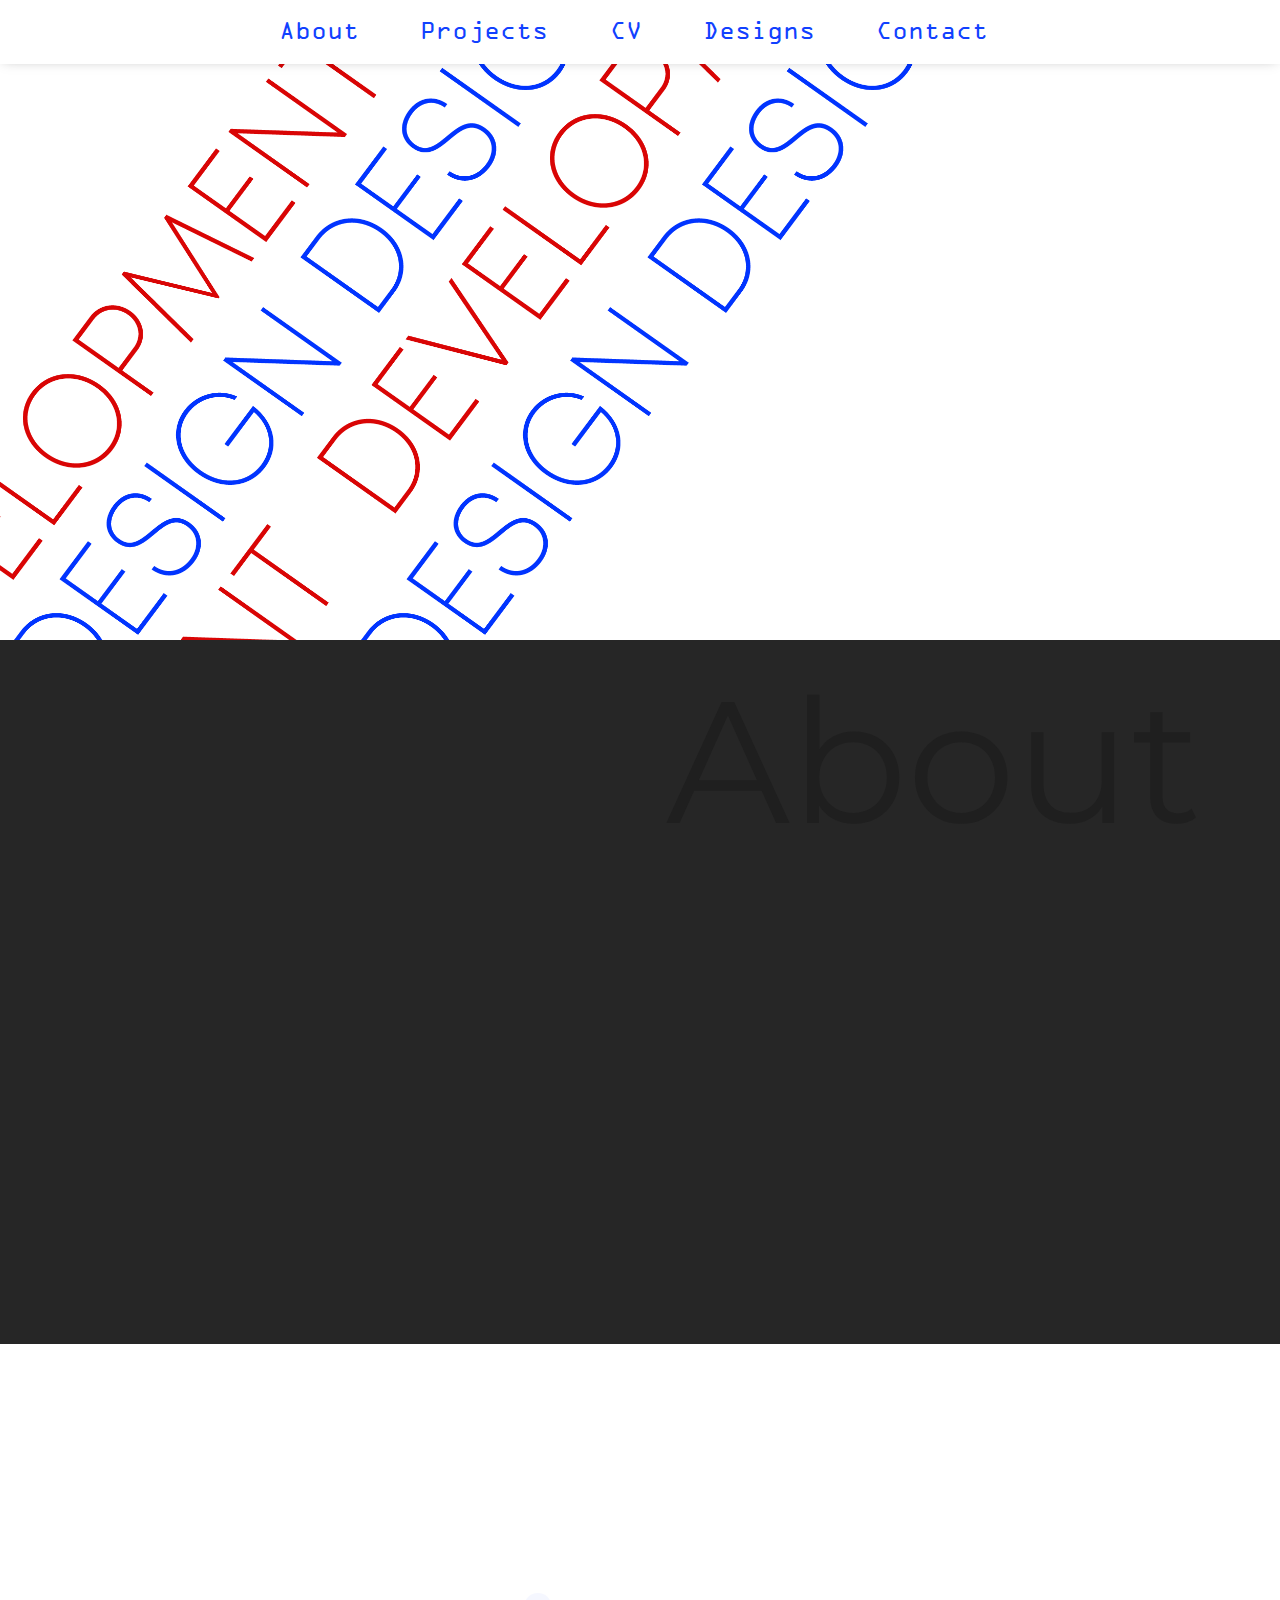
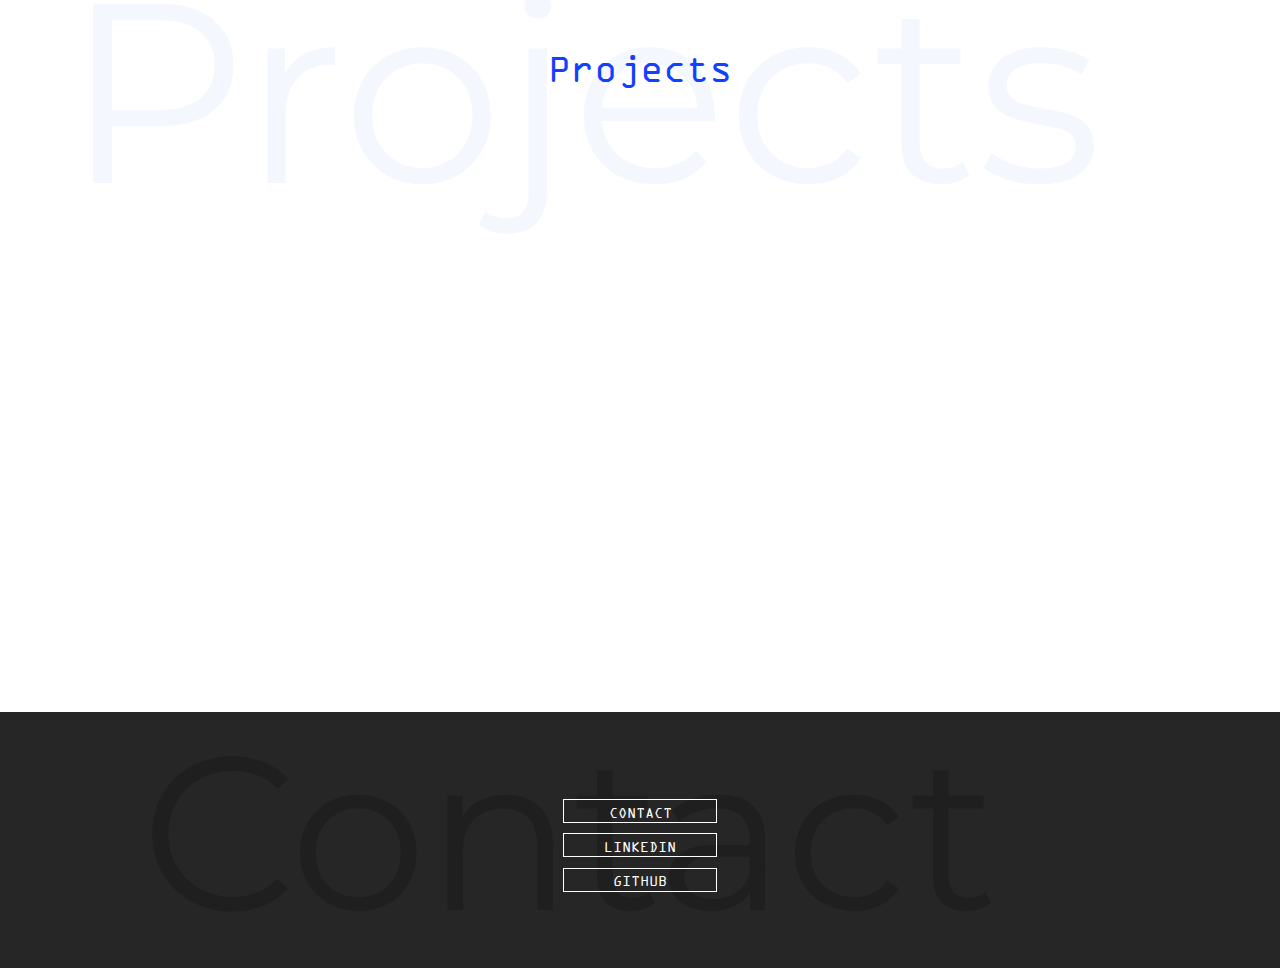
<file: index.html>
<!DOCTYPE html>
<html lang="en">
<link rel="preconnect" href="https://fonts.googleapis.com">
<link rel="preconnect" href="https://fonts.gstatic.com" crossorigin>
<link href="https://fonts.googleapis.com/css2?family=Montserrat:wght@900&display=swap" rel="stylesheet">
<link rel="stylesheet" href="styles.css">
<head>
    <meta charset="UTF-8">
    <meta http-equiv="X-UA-Compatible" content="IE=edge">
    <meta name="viewport" content="width=device-width, initial-scale=1.0">
    <link rel="shortcut icon" type="image/x-icon" href="images/mc.png">
    <title>MC</title>
</head>
<nav>
    <ul class="navCont">
        <li><a class="navBtns" href="#aboutSection">About</a></li>
        <li><a class="navBtns" href="#projectsSection">Projects</a></li>
        <li><a class="navBtns" href="https://drive.google.com/file/d/1LhyZbdAaKnglO9W1UjS01fZBurZFSw-Q/view?usp=sharing">CV</a></li>
        <li><a class="navBtns" href="https://drive.google.com/drive/folders/1GWT47u5qRSfb8OTb9CVE42-fWIVyAIXG?usp=sharing">Designs</a></li>
        <li><a class="navBtns" href="#contactSection">Contact</a></li>
    </ul>
</nav>
<body>
    <img class="sample1" src="images/diagonaltext1.png" alt="development"></img>
    <img class="sample1" id="designID" src="images/diagonaltext2.png" alt="design"></img>
    <img class="sample1" id="devID" src="images/diagonaltext1.png" alt="design"></img>
    <img class="sample1" id="designID2" src="images/diagonaltext2.png" alt="design"></img>
    <img class="logo anim" src="images/mc.png" alt="EmcieLogo" data-delay=".3s">
    <p class="intro anim" data-delay="0s">Hi, I'm <span> MC,</span> <br>I code to make<br>life<span> easy.</span></p>
    <section id="aboutSection">
        <img class="mypic anim" src="images/final.png" alt="MaryCris" data-delay=".5s">
        <p class="aboutMe vert" data-delay=".3s">About Me</p>
        <p class="bigAbout">About</p>
        <p class="aboutParagraph anim" data-delay=".8s">There are more than 204 billion applications used all over the world.<br> <br> Some people use them to improve their lives, <br> Some are for leisure and comfort while others are for convenience.<br> 

            <br>Pursuing web development made me realize that <br>i can be a help too, to many people by developing more useful applications that will make lives easy and well developed. 
            
            I look forward to contribute more to our fast paced technology and development.
        </p>

    </section>
    <section id="skillsSection" class="animRight" data-delay=".2s">
        <p class="compy">COMPETENCIES</p>
        <p class="competencies"> 
            <span>PHOTOSHOP</span>
            <span>ILLUSTRATOR</span>
            <span>ADOBE XD</span>
            <span>HTML5</span>
            <span>CSS3</span>
            <span>SASS</span>
            <span>BOOTSTRAP</span>
            <span>TAILWIND</span>
            <br>
            <br>
            <br>
            <span>SQL</span>
            <span>JAVASCRIPT</span>
            <span>REACTJS</span>
            <span>TYPESCRIPT</span>
            <span>MATERIAL UI</span>
            <span>RUBY ON RAILS</span>
        </p>
    </section>
    <section id="projectsSection">Projects
        <p class="backprojects">Projects</p>
        <div class="projectsCont1 anim" data-delay=".2s">
            <div class="projects" id="pOne">
                <span class="projNumber">01.</span>
                <span class="projTitle"><a class="textdeco" href="https://marycrisestudillo.github.io/batch8-activities/Tic%20tac%20toe/">Tiktactoe Game</a></span>
            </div>
            <div class="projects" id="pOne">
                <span class="projNumber">02.</span>
                <span class="projTitle"><a class="textdeco" href="https://marycrisestudillo.github.io/Banking-App/">Banking App</a></span>
            </div>
            <div class="projects" id="pTwo">
                <span class="projNumber">03.</span>
                <span class="projTitle"><a class="textdeco" href="https://stock-trading-app-090521.herokuapp.com/">STRAD trading App</a></span>
            </div>
            <div class="projects" id="pThree">
                <span class="projNumber">04.</span>
                <span class="projTitle"><a class="textdeco" href="https://petmalu-app.herokuapp.com/">Petmalu App</a></span>
            </div>
        </div>
        <div class="projectsCont1 anim" data-delay=".2s">
            <div class="projectSC" >
                <a class="sourceCode" href="https://github.com/MaryCrisEstudillo/Tictactoe-Game">Source Code</a>
            </div>
            <div class="projectSC" >
                <a class="sourceCode" href="https://github.com/MaryCrisEstudillo/Banking-App">Source Code</a>
            </div>
            <div class="projectSC" >
                <a class="sourceCode" href="https://github.com/JansonSiy/my-stock-trading-app">Source Code</a>
            </div>
            <div class="projectSC" >
                <a class="sourceCode" href="https://github.com/paopapaopao/petmalu">Source Code</a>
            </div>

        </div>
    </section>
    <section id="contactSection">
        <div class="contactsTitle">Contact</div>
        <p  onclick="closeModal()">CONTACT</p>
        <p><a class="contactLink" href="https://www.linkedin.com/in/marycrisestudillo/" style="color: white; text-decoration: none;">LINKEDIN</a></p>
        <p><a class="contactLink" href="https://github.com/MaryCrisEstudillo" style="color: white; text-decoration: none;">GITHUB</a></p>
        <div id="modalContact">
            <h3>Email: estudillomarycris@gmail.com</h3>
            <br>
            <h3>Contact: 09454991098</h3>
        </div>
    </section>


</body>
<footer>
</footer>
<script src="javascript.js"></script>
</html>
</file>
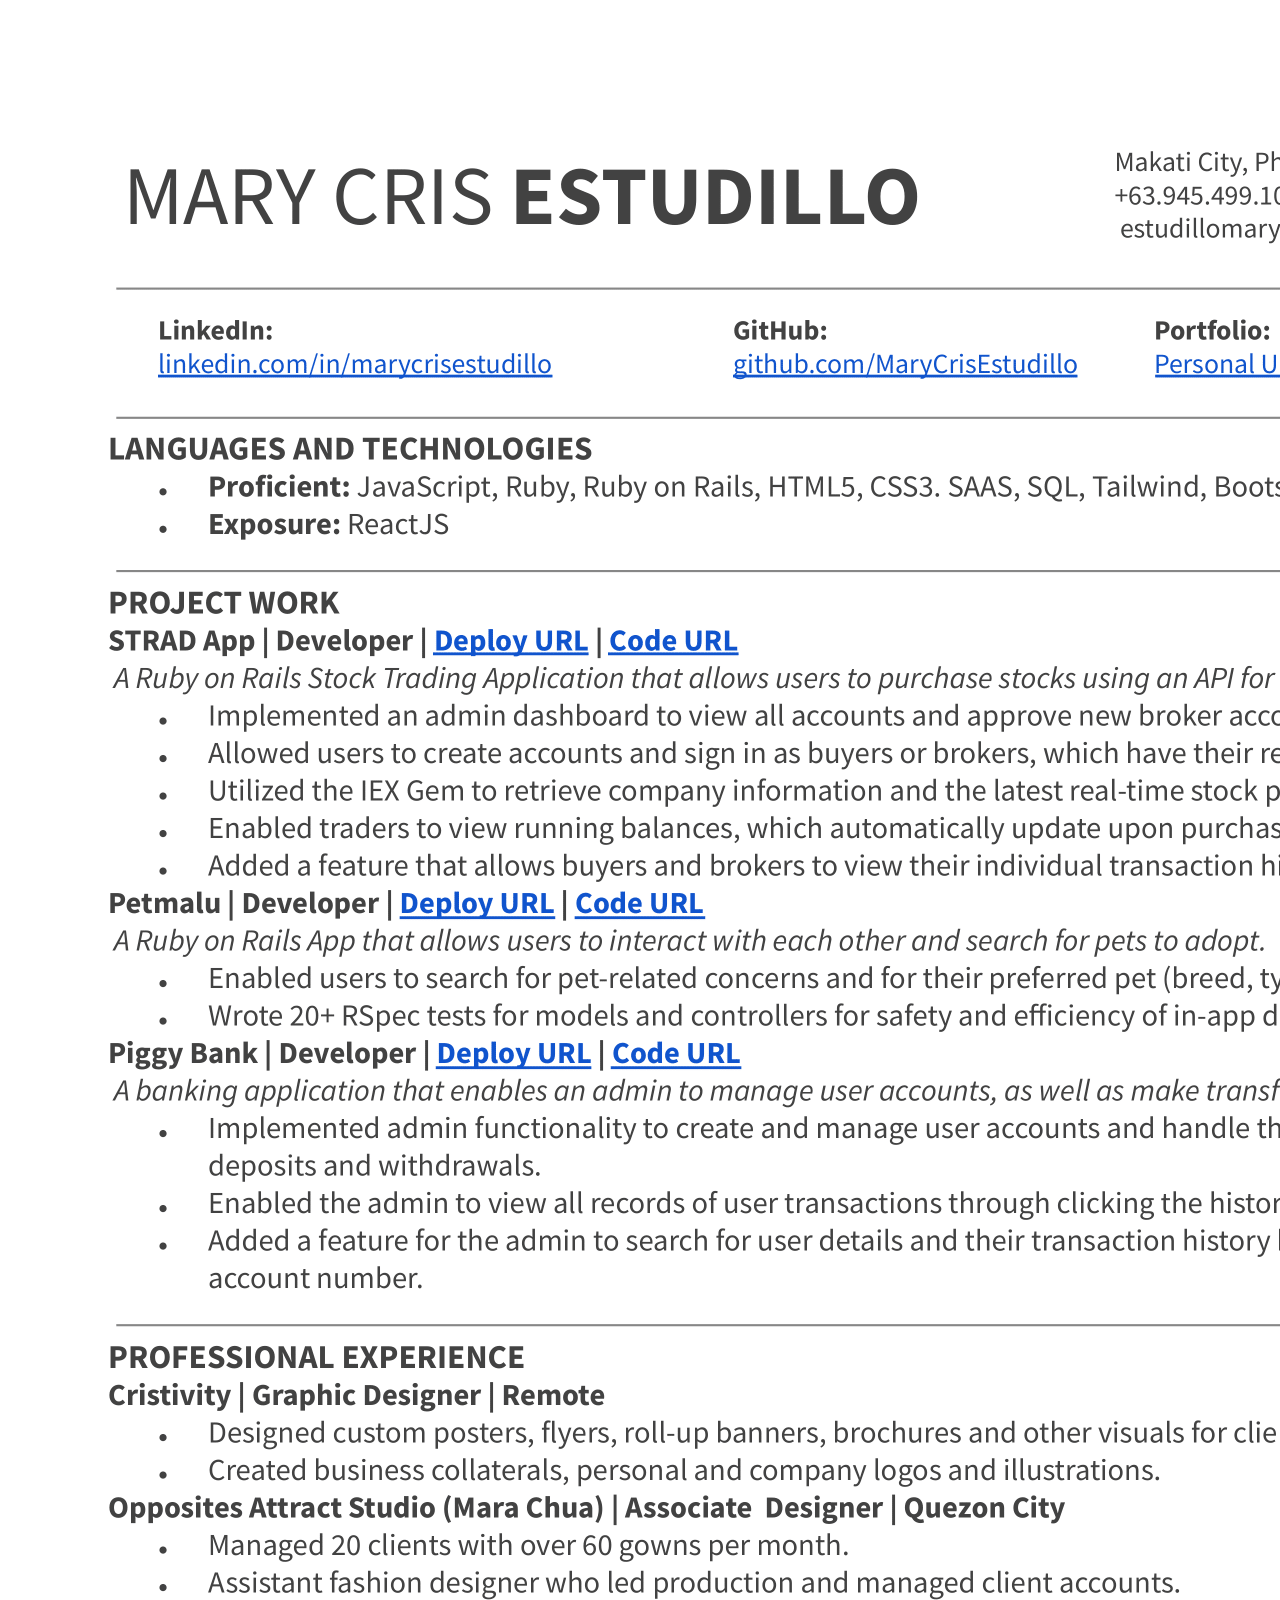
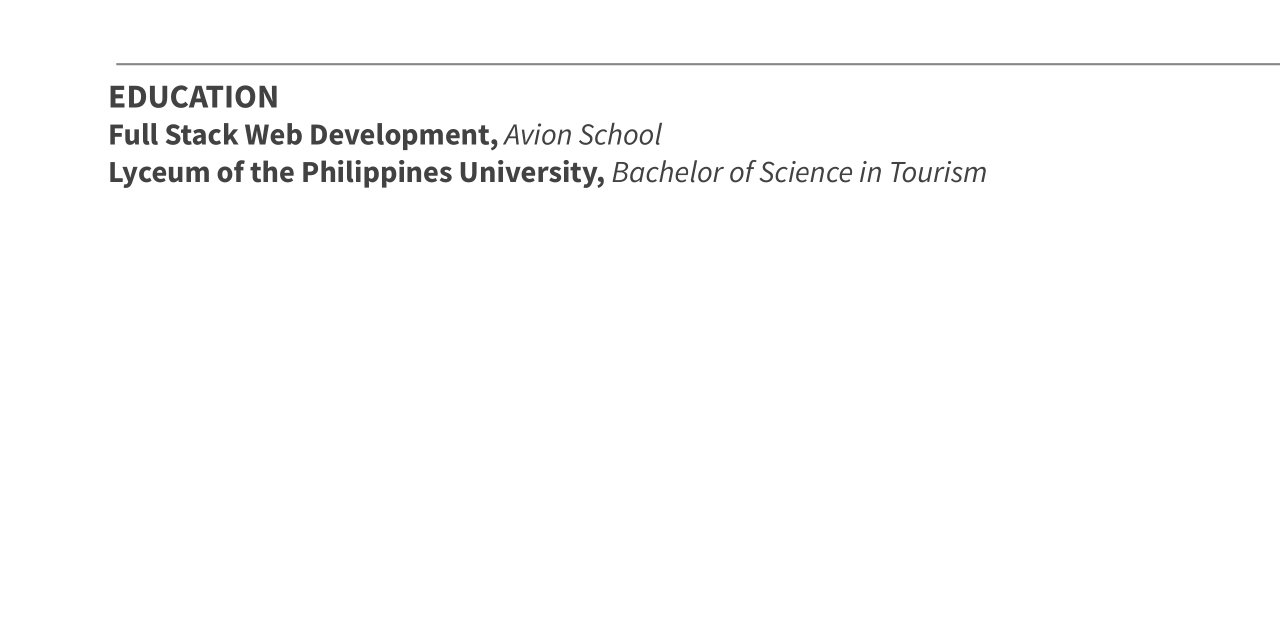
<file: resume.html>
<!DOCTYPE html>
<html lang="en">
<head>
    <meta charset="UTF-8">
    <meta http-equiv="X-UA-Compatible" content="IE=edge">
    <meta name="viewport" content="width=device-width, initial-scale=1.0">
</head>
<body>
    <img class="resumeImg" src="images/resume.png" alt="resume">
</body>
</html>
</file>
<file: styles.css>
* {
  margin: 0;
  padding: 0;
}

html, body, nav {
  max-width: 100%;
  overflow-x: hidden;
  scroll-behavior: smooth;
}

@font-face {
  src: url(fonts/ocr.woff);
  font-family: ocr;
}
.resumeImg {
  background-position: center;
  background-repeat: no-repeat;
  background-size: cover;
  height: 100%;
}

nav {
  z-index: 1;
  position: absolute;
  width: 100%;
  height: 5vw;
  background-color: rgb(255, 255, 255);
  box-shadow: 0vw -0.2vw 1vw -0.2vw rgba(0, 0, 0, 0.363);
}
nav .navCont {
  margin: 1.2vw 0vw 0vw 0vw;
  justify-content: center;
  list-style-type: none;
  display: flex;
  flex-direction: row;
  margin-right: 1vw;
}
nav .navCont .navBtns {
  padding: 0vw 0.4vw 0.2vw 0.4vw;
  font-size: 2vw;
  text-decoration: none;
  margin: 0vw 2vw 0vw 2vw;
  color: #1141ff;
  font-family: ocr;
  cursor: pointer;
}

.logo {
  width: 7.5vw;
  height: 7vw;
  position: absolute;
  margin: -92vw 0vw 0vw -22vw;
  z-index: 4;
}

.intro {
  font-size: 2vw;
  font-family: ocr;
  float: right;
  margin: -110vw 0vw 0vw 0vw;
  background-color: #262626;
  padding: 3vw 15vw 3vw 3vw;
  color: white;
  box-shadow: -0.4vw 0.5vw 0.8vw -0.3vw rgba(4, 29, 255, 0.452);
}
.intro span {
  color: #1141ff;
}

.sample1 {
  width: 120vw;
  height: 140vw;
  margin: -20vw 0vw 0vw -40vw;
  color: #1141ff;
  -webkit-animation: diagonal1 19s infinite linear;
          animation: diagonal1 19s infinite linear;
}

@-webkit-keyframes diagonal1 {
  0% {
    transform: translate(30px, -100px);
  }
  100% {
    transform: translate(610px, -900px);
  }
}

@keyframes diagonal1 {
  0% {
    transform: translate(30px, -100px);
  }
  100% {
    transform: translate(610px, -900px);
  }
}
@-webkit-keyframes diagonal2 {
  0% {
    transform: translate(610px, -900px);
  }
  100% {
    transform: translate(30px, -100px);
  }
}
@keyframes diagonal2 {
  0% {
    transform: translate(610px, -900px);
  }
  100% {
    transform: translate(30px, -100px);
  }
}
#designID {
  margin: -120vw 0vw 0vw -65vw;
  -webkit-animation: diagonal2 20s infinite linear;
          animation: diagonal2 20s infinite linear;
}

#devID {
  margin: -120vw 0vw 0vw -136.5vw;
  -webkit-animation: diagonal1 19s infinite linear;
          animation: diagonal1 19s infinite linear;
}

#designID2 {
  margin: -120vw 0vw 0vw -77vw;
  -webkit-animation: diagonal2 20s infinite linear;
          animation: diagonal2 20s infinite linear;
}

#aboutSection {
  width: 100vw;
  height: 55vw;
  background-color: #262626;
  position: absolute;
  top: 50vw;
}
#aboutSection .mypic {
  width: 38vw;
  height: 55vw;
  margin: 0vw 0vw 0vw 13vw;
}
#aboutSection .aboutMe {
  width: 9.5vw;
  padding: 0.5vw;
  font-size: 1.8vw;
  font-family: ocr;
  background-color: white;
  color: #1141ff;
  transform: rotate(-90deg);
  margin: -40vw 0vw 0vw 7.5vw;
}
#aboutSection .bigAbout {
  font-family: "Montserrat", sans-serif;
  font-size: 13.5vw;
  color: #1f1f1f;
  margin: -17vw 0vw 0vw 52vw;
}
#aboutSection .aboutParagraph {
  width: 35vw;
  text-align: justify;
  color: white;
  font-family: ocr;
  font-size: 1.2vw;
  margin: -3vw 0vw 0vw 55vw;
}

#skillsSection {
  width: 100vw;
  height: 20vw;
  background-color: rgb(216, 255, 41);
  margin: -40vw 0vw 0vw 0vw;
}
#skillsSection .compy {
  color: #262626;
  font-size: 2vw;
  position: absolute;
  width: 100vw;
  text-align: center;
  font-family: ocr;
  margin: 3vw 0vw 0vw 0vw;
}
#skillsSection .competencies {
  color: #262626;
  font-size: 1.5vw;
  position: absolute;
  width: 100vw;
  text-align: center;
  font-family: ocr;
  margin: 10vw 0vw 0vw 0vw;
}
#skillsSection .competencies span {
  text-decoration: line-through;
  margin: 0vw 1vw 0vw 1vw;
  padding: 0.5vw;
  border-radius: 2vw;
}

#projectsSection {
  height: 45vw;
  color: #1141ff;
  font-size: 3vw;
  font-family: ocr;
  width: 100vw;
  text-align: center;
  margin: 8vw 0vw 0vw 0vw;
}
#projectsSection .backprojects {
  font-size: 20vw;
  color: #1141ff;
  opacity: 3.5%;
  font-family: "Montserrat", sans-serif;
  margin: -12vw 0vw 0vw 5vw;
  position: absolute;
}
#projectsSection .projects {
  margin-left: 5vw;
  padding: 1vw;
  width: 80vw;
}
#projectsSection .projectSC {
  margin: 4vw 0vw 3vw 25vw;
  font-size: 1.2vw;
  background-color: #262626;
  text-align: center;
  width: 11vw;
  padding: 0.3vw;
  cursor: pointer;
}
#projectsSection .projectSC .sourceCode {
  text-decoration: none;
  color: white;
}
#projectsSection .projectsCont1 {
  font-size: 2vw;
  width: 40vw;
  display: flex;
  text-align: left;
  flex-direction: column;
  float: left;
  margin: -3vw 0vw 0vw 3vw;
}
#projectsSection .projectsCont1 .projNumber {
  font-size: 6vw;
}
#projectsSection .projectsCont1 .projTitle {
  font-size: 2vw;
  margin-right: 30vw;
  cursor: pointer;
}
#projectsSection .projectsCont1 .projTitle .textdeco {
  text-decoration: none;
  color: #1141ff;
}
#projectsSection .projectsCont1 .projTitle .textdeco:hover {
  text-decoration: underline;
  color: #262626;
}
#projectsSection .projectsCont1 .projCode {
  font-size: 1vw;
  margin-top: 5vw;
}
#projectsSection #projectsCont2 {
  width: 45vw;
  float: right;
  margin: -3vw 8vw 0vw 0vw;
}

#contactSection {
  height: 14vw;
  background-color: #262626;
  margin-top: 7vw;
  padding-top: 6vw;
}
#contactSection .contactsTitle {
  font-family: "Montserrat", sans-serif;
  font-size: 17vw;
  position: absolute;
  margin: -7vw 0vw 0vw 11vw;
  color: #1f1f1f;
  z-index: 0;
}
#contactSection p {
  color: white;
  font-family: ocr;
  text-align: center;
  font-size: 1.2vw;
  border: 0.15vw solid white;
  margin: 0.8vw 44vw 0vw 44vw;
  position: relative;
  z-index: 1;
  padding: 0.2vw;
  cursor: pointer;
}
#contactSection #modalContact {
  background-color: #ffffff;
  width: 23vw;
  position: relative;
  margin: -12vw 0vw 0vw 57vw;
  text-align: center;
  padding: 2vw;
  visibility: hidden;
  cursor: pointer;
  font-family: ocr;
}

.anim {
  opacity: 0;
}

.vert {
  opacity: 0;
}

.animRight {
  opacity: 0;
}

.animLeft {
  opacity: 0;
}

@-webkit-keyframes anim1H {
  from {
    transform: translateX(-100px);
    opacity: 0;
  }
  to {
    transform: translateX(0);
    opacity: 1;
  }
}

@keyframes anim1H {
  from {
    transform: translateX(-100px);
    opacity: 0;
  }
  to {
    transform: translateX(0);
    opacity: 1;
  }
}
@-webkit-keyframes anim2V {
  from {
    transform: rotate(-90deg);
    opacity: 0;
  }
  to {
    transform: rotate(-90deg);
    opacity: 1;
  }
}
@keyframes anim2V {
  from {
    transform: rotate(-90deg);
    opacity: 0;
  }
  to {
    transform: rotate(-90deg);
    opacity: 1;
  }
}
@-webkit-keyframes animRight {
  from {
    transform: translateY(-100px);
    opacity: 0;
  }
  to {
    transform: translateY(0);
    opacity: 1;
  }
}
@keyframes animRight {
  from {
    transform: translateY(-100px);
    opacity: 0;
  }
  to {
    transform: translateY(0);
    opacity: 1;
  }
}
@-webkit-keyframes animLeft {
  from {
    transform: translateX(100px);
    opacity: 0;
  }
  to {
    transform: translateX(-100px);
    opacity: 1;
  }
}
@keyframes animLeft {
  from {
    transform: translateX(100px);
    opacity: 0;
  }
  to {
    transform: translateX(-100px);
    opacity: 1;
  }
}/*# sourceMappingURL=styles.css.map */
</file>
